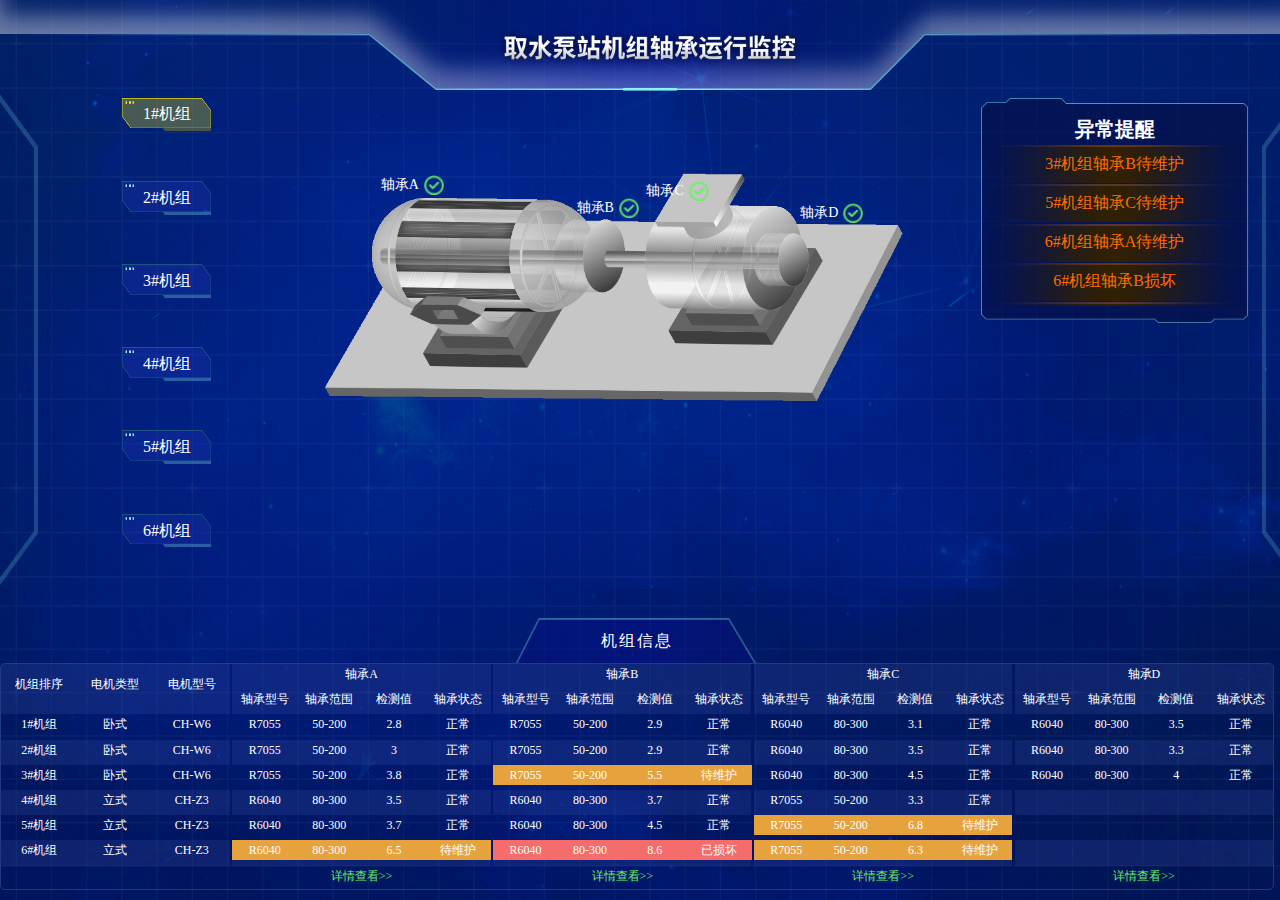
<file: index.html>
<!DOCTYPE html>
<html lang="en">
<head>
  <meta charset="UTF-8">
  <meta name="viewport" content="width=device-width, initial-scale=1.0">
  <title>Document</title>
  <link rel="stylesheet" type="text/css" href="./static/css/bootstrap.min.css" />
  <link rel="stylesheet" type="text/css" href="./style/reset.css" />
  <link rel="stylesheet" type="text/css" href="./style/index.css" />
</head>
<body>
</body>
  <div id="bearing">
    <div class="part-one-box">
      <div class="head">
        <img src="./img/head.png" class="title-img" />
      </div>
      <div class="part-one">
        <div class="part-one-left">
          <ul class="menu">
            <li class="menu-item active-menu-item" data-show-name="crew2">1#机组</li>
            <li class="menu-item no-active-menu-item" data-show-name="crew2">2#机组</li>
            <li class="menu-item no-active-menu-item" data-show-name="crew2">3#机组</li>
            <li class="menu-item no-active-menu-item" data-show-name="crew1">4#机组</li>
            <li class="menu-item no-active-menu-item" data-show-name="crew1">5#机组</li>
            <li class="menu-item no-active-menu-item" data-show-name="crew1">6#机组</li>
          </ul>
        </div>
        <div class="part-one-middle">
          <div class="crew crew1">
            <img src="./img/pump1.gif" class="pump">
            <div class="bearing bearingA">
              <div>轴承A</div>
              <i class="status normal"></i>
            </div>
            <div class="bearing bearingB">
              <div>轴承B</div>
              <i class="status normal"></i>
            </div>
            <div class="bearing bearingC">
              <div>轴承C</div>
              <i class="status normal"></i>
            </div>
          </div>
          <div class="crew crew2">
            <img src="./img/pump2.gif" class="pump">
            <div class="bearing bearingA">
              <div>轴承A</div>
              <i class="status normal"></i>
            </div>
            <div class="bearing bearingB">
              <div>轴承B</div>
              <i class="status normal"></i>
            </div>
            <div class="bearing bearingC">
              <div>轴承C</div>
              <i class="status damage"></i>
            </div>
            <div class="bearing bearingD">
              <div>轴承D</div>
              <i class="status alarm"></i>
            </div>
          </div>
        </div>
        <div class="part-one-right">
          <div class="warning-box">
            <div class="warning-box-title">异常提醒</div>
            <ul class="warn-info">
              <li>
                3#机组轴承B待维护
              </li>
              <li>
                5#机组轴承C待维护
              </li>
              <li>
                6#机组轴承A待维护
              </li>
              <li>
                6#机组轴承B损坏
              </li>
              <li>
                6#机组轴承C待维护
              </li>
            </ul>
          </div>
        </div>
      </div>
    </div>
    <div class="part-two">
      <div class="part-two-title">
        <div class="part-two-center">机组信息</div>
      </div>
      <div class="table-list">
        <div class="table">
          <div class="table-head">
            <div class="table-tr">
              <div class="table-th">机组排序</div>
              <div class="table-th">电机类型</div>
              <div class="table-th">电机型号</div>
            </div>
          </div>
          <div class="table-body">
            <div class="table-tr">
              <div class="table-td">1#机组</div>
              <div class="table-td">卧式</div>
              <div class="table-td">CH-W6</div>
            </div>
            <div class="table-tr">
              <div class="table-td">2#机组</div>
              <div class="table-td">卧式</div>
              <div class="table-td">CH-W6</div>
            </div>
            <div class="table-tr">
              <div class="table-td">3#机组</div>
              <div class="table-td">卧式</div>
              <div class="table-td">CH-W6</div>
            </div>
            <div class="table-tr">
              <div class="table-td">4#机组</div>
              <div class="table-td">立式</div>
              <div class="table-td">CH-Z3</div>
            </div>
            <div class="table-tr">
              <div class="table-td">5#机组</div>
              <div class="table-td">立式</div>
              <div class="table-td">CH-Z3</div>
            </div>
            <div class="table-tr">
              <div class="table-td">6#机组</div>
              <div class="table-td">立式</div>
              <div class="table-td">CH-Z3</div>
            </div>
          </div>
        </div>
        <div class="table">
          <div class="table-head">
            <div class="table-tr">
              <div class="table-th">轴承A</div>
            </div>
            <div class="table-tr">
              <div class="table-th">轴承型号</div>
              <div class="table-th">轴承范围</div>
              <div class="table-th">检测值</div>
              <div class="table-th">轴承状态</div>
            </div>
          </div>
          <div class="table-body">
            <div class="table-tr">
              <div class="table-td">R7055</div>
              <div class="table-td">50-200</div>
              <div class="table-td">2.8</div>
              <div class="table-td">正常</div>
            </div>
            <div class="table-tr">
              <div class="table-td">R7055</div>
              <div class="table-td">50-200</div>
              <div class="table-td">3</div>
              <div class="table-td">正常</div>
            </div>
            <div class="table-tr">
              <div class="table-td">R7055</div>
              <div class="table-td">50-200</div>
              <div class="table-td">3.8</div>
              <div class="table-td">正常</div>
            </div>
            <div class="table-tr">
              <div class="table-td">R6040</div>
              <div class="table-td">80-300</div>
              <div class="table-td">3.5</div>
              <div class="table-td">正常</div>
            </div>
            <div class="table-tr">
              <div class="table-td">R6040</div>
              <div class="table-td">80-300</div>
              <div class="table-td">3.7</div>
              <div class="table-td">正常</div>
            </div>
            <div class="table-tr warn">
              <div class="table-td">R6040</div>
              <div class="table-td">80-300</div>
              <div class="table-td">6.5</div>
              <div class="table-td">待维护</div>
            </div>
          </div>
          <div class="table-footer">
            <div class="details">
              <span>详情查看>></span>
            </div>
          </div>
        </div>
        <div class="table">
          <div class="table-head">
            <div class="table-tr"><div class="table-th">轴承B</div></div>
            <div class="table-tr">
              <div class="table-th">轴承型号</div>
              <div class="table-th">轴承范围</div>
              <div class="table-th">检测值</div>
              <div class="table-th">轴承状态</div>
            </div>
          </div>
          <div class="table-body">
            <div class="table-tr">
              <div class="table-td">R7055</div>
              <div class="table-td">50-200</div>
              <div class="table-td">2.9</div>
              <div class="table-td">正常</div>
            </div>
            <div class="table-tr">
              <div class="table-td">R7055</div>
              <div class="table-td">50-200</div>
              <div class="table-td">2.9</div>
              <div class="table-td">正常</div>
            </div>
            <div class="table-tr warn">
              <div class="table-td">R7055</div>
              <div class="table-td">50-200</div>
              <div class="table-td">5.5</div>
              <div class="table-td">待维护</div>
            </div>
            <div class="table-tr">
              <div class="table-td">R6040</div>
              <div class="table-td">80-300</div>
              <div class="table-td">3.7</div>
              <div class="table-td">正常</div>
            </div>
            <div class="table-tr">
              <div class="table-td">R6040</div>
              <div class="table-td">80-300</div>
              <div class="table-td">4.5</div>
              <div class="table-td">正常</div>
            </div>
            <div class="table-tr danger">
              <div class="table-td">R6040</div>
              <div class="table-td">80-300</div>
              <div class="table-td">8.6</div>
              <div class="table-td">已损坏</div>
            </div>
          </div>
          <div class="table-footer">
            <div class="details">
              <span>详情查看>></span>
            </div>
          </div>
        </div>
        <div class="table">
          <div class="table-head">
            <div class="table-tr"><div class="table-th">轴承C</div></div>
            <div class="table-tr">
              <div class="table-th">轴承型号</div>
              <div class="table-th">轴承范围</div>
              <div class="table-th">检测值</div>
              <div class="table-th">轴承状态</div>
            </div>
          </div>
          <div class="table-body">
            <div class="table-tr">
              <div class="table-td">R6040</div>
              <div class="table-td">80-300</div>
              <div class="table-td">3.1</div>
              <div class="table-td">正常</div>
            </div>
            <div class="table-tr">
              <div class="table-td">R6040</div>
              <div class="table-td">80-300</div>
              <div class="table-td">3.5</div>
              <div class="table-td">正常</div>
            </div>
            <div class="table-tr">
              <div class="table-td">R6040</div>
              <div class="table-td">80-300</div>
              <div class="table-td">4.5</div>
              <div class="table-td">正常</div>
            </div>
            <div class="table-tr">
              <div class="table-td">R7055</div>
              <div class="table-td">50-200</div>
              <div class="table-td">3.3</div>
              <div class="table-td">正常</div>
            </div>
            <div class="table-tr warn">
              <div class="table-td">R7055</div>
              <div class="table-td">50-200</div>
              <div class="table-td">6.8</div>
              <div class="table-td">待维护</div>
            </div>
            <div class="table-tr warn">
              <div class="table-td">R7055</div>
              <div class="table-td">50-200</div>
              <div class="table-td">6.3</div>
              <div class="table-td">待维护</div>
            </div>
          </div>
          <div class="table-footer">
            <div class="details">
              <span>详情查看>></span>
            </div>
          </div>
        </div>
        <div class="table">
          <div class="table-head">
            <div class="table-tr"><div class="table-th">轴承D</div></div>
            <div class="table-tr">
              <div class="table-th">轴承型号</div>
              <div class="table-th">轴承范围</div>
              <div class="table-th">检测值</div>
              <div class="table-th">轴承状态</div>
            </div>
          </div>
          <div class="table-body">
            <div class="table-tr">
              <div class="table-td">R6040</div>
              <div class="table-td">80-300</div>
              <div class="table-td">3.5</div>
              <div class="table-td">正常</div>
            </div>
            <div class="table-tr">
              <div class="table-td">R6040</div>
              <div class="table-td">80-300</div>
              <div class="table-td">3.3</div>
              <div class="table-td">正常</div>
            </div>
            <div class="table-tr">
              <div class="table-td">R6040</div>
              <div class="table-td">80-300</div>
              <div class="table-td">4</div>
              <div class="table-td">正常</div>
            </div>
            <div class="table-tr">
              <div class="table-td"></div>
              <div class="table-td"></div>
              <div class="table-td"></div>
              <div class="table-td"></div>
            </div>
            <div class="table-tr">
              <div class="table-td"></div>
              <div class="table-td"></div>
              <div class="table-td"></div>
              <div class="table-td"></div>
            </div>
            <div class="table-tr">
              <div class="table-td"></div>
              <div class="table-td"></div>
              <div class="table-td"></div>
              <div class="table-td"></div>
            </div>
          </div>
          <div class="table-footer">
            <div class="details">
              <span>详情查看>></span>
            </div>
          </div>
        </div>
      </div>
    </div>
  </div>
  <script src="./static/js/jquery.min.js"></script>
  <script src="./js/index.js"></script>
</body>
</html>
</file>
<file: style/index.css>
html {
  width: 100%;
}
#bearing {
  min-width: 1300px;
  min-height: 100vh;
  color: #fff;
  background: url(../img/11.png);
  background-size: 100% 100%;
  background-position: 0 0;
  overflow: hidden;
  background-repeat: no-repeat;
  box-sizing: border-box;
  position:relative;
}
.part-one-box {
  width: 100%;
  background: url('../img/21.png');
  background-repeat: no-repeat;
  background-size: 100% 100%;
  padding-bottom: 40px;
  box-sizing: border-box;
}
.head {
  width: 100%;
}
.head img {
  width: 100%;
  display: block;
}
#bearing .part-one {
  display: flex;
  height:50vh;
}
#bearing .part-one .part-one-left {
  width: 20%;
  padding-left: 6%;
  /* margin-top: 4%; */
}
#bearing .part-one .part-one-left .menu {
  height: 100%;
  display: flex;
  flex-direction: column;
  justify-content: space-between;
  align-items: center;
}
#bearing .part-one .part-one-left .menu .menu-item {
  /* width: 204px;
  height: 60px; */
  width: 50%;
  cursor: pointer;
  background-repeat: no-repeat;
  background-position: top left;
  background-size: 100% 100%;
  text-align: center;
  padding: 5% 0px;
}
#bearing .no-active-menu-item {
  background: url('../img/border1.png');

}
#bearing .active-menu-item {
  background: url('../img/border2.png');

}
#bearing .part-one .part-one-left .menu > .menu-item:not(:last-child) {
  margin-bottom: 4%;
}
#bearing .part-one .part-one-middle {
  width: 55%;;
  margin: 5.5vh 1% 0px;
}
#bearing .crew {
  width: 100%;
  position: relative;
}
#bearing .part-one .part-one-middle .crew .pump {
  width: 100%;
  display: block;

}
#bearing .crew1 {
  display: none;
}
#bearing .crew2 {
  display: block;
}
#bearing .part-one .part-one-middle .crew .bearing {
  display: flex;
  justify-content: center;
  align-items: center;
  font-size: 12px;
}
#bearing .part-one .part-one-middle .crew .bearing .status{
  display: block;
  width: 20px;
  height: 20px;
  margin-left: 5px;
}
#bearing .crew2 .bearingA {
  position: absolute;
  left: 16%;
  top: 10%;
}
#bearing .crew2 .bearingB {
  position: absolute;
  left: 44%;
  top: 18%;
}
#bearing .crew2 .bearingC {
  position: absolute;
  left: 54%;
  top: 12%;
}
#bearing .crew2 .bearingD {
  position: absolute;
  left: 76%;
  top: 20%;
}
#bearing .crew1 .bearingA {
  position: absolute;
  left: 30%;
  top: 10%;
}
#bearing .crew1 .bearingB {
  position: absolute;
  left: 31%;
  top: 50%;
}
#bearing .crew1 .bearingC {
  position: absolute;
  left: 31%;
  top: 70%;
}
#bearing .bearing .normal {
  background: url('../img/normal.png') no-repeat center;
  background-size: 100% 100%;
}
#bearing .bearing .alarm {
  background: url('../img/alarm.png') no-repeat center;
  background-size: 100% 100%;
}
#bearing .bearing .damage {
  background: url('../img/damage.png') no-repeat center;
  background-size: 100% 100%;
}

#bearing .part-one .part-one-middle  .test {
  width: 10px;
  height: 10px;
  border: 1px solid red;
  position: absolute;
  left: 61.5%;
  top: 11.5%;
}
#bearing .part-one .part-one-right {
  width: 25%;
  padding-right: 4%;
  box-sizing: border-box;
}
#bearing .part-one .part-one-right .warning-box {
  height: 50%;
  background: url("../img/box1.png");
  background-repeat: no-repeat;
  background-size: 100% 100%;
  background-position: top center;
  padding-top: 8%;
}
#bearing .part-one .part-one-right .warning-box .warning-box-title {
  font-size: 20px;
  font-weight: bold;
  color: #FFFFFF;
  text-align: center;
}
/* #bearing .part-two {
  margin: 1% 1% 10px;
} */
/* #bearing .part-two {
  position: absolute;
  bottom: 10vh;
  left: 50%;
  transform: translateX(-50%);
} */
#bearing .part-two-box {
  background: url('../img/22.png');
  background-repeat: no-repeat;
  background-size: 100% 100%;
  padding: 0px 1% 10px;
  box-sizing: border-box;
  height:30vh;
}
#bearing .part-two {
  width: 98%;
  margin: -5px auto 10px;
  position: absolute;
  bottom: 0;
}
#bearing .part-two .part-two-title {
  width: 20%;
  background:url(../img/table-title.png) no-repeat;
  background-size: 100% 100%;
  margin: 0px auto;
  flex:1;
}
#bearing .part-two-center {
  text-align: center;
  line-height: 5vh;
  letter-spacing: 2px;
}
#bearing .part-two  .table-list {
  display: flex;
  justify-content: flex-start;
  align-items: stretch;
  border-radius: 5px;
  border: 1px solid rgba(68, 88, 177, 0.5);
  overflow: hidden;
}
#bearing .part-two  .table-list > .table:first-child {
  width: 18%;
}
#bearing .part-two  .table-list > .table:first-child .table-head .table-tr .table-th{
  height: auto;
  line-height: auto;
}
#bearing .part-two  .table-list > .table:not(:first-child) {
  flex: 1;
  margin-left: 0.2%;
}
#bearing .part-two  .table-list > .table:not(:first-child) .table-head .table-tr .table-th{
  height: auto;
  line-height: auto;
}
#bearing .part-two  .table-list .table .table-head {
  background-color:rgba(68, 88, 177, 0.2);
  height:5.6vh;
}
.table {
  margin-bottom: 0px;
  height:25vh;
}
#bearing .table .table-tr {
  display: flex;
  justify-content: flex-start;

  height:2.8vh;
}
#bearing .table .table-tr .table-td,
#bearing .table .table-tr .table-th {
  flex: 1;
  text-align: center;
  font-size: auto;
}
#bearing .table .table-body .table-tr .table-td {
  height: auto;
  width: 100%;
  line-height: auto;
}
#bearing .table .table-body .table-tr:nth-child(even) {
  background-color:rgba(68, 88, 177, 0.2);
}
#bearing .table-footer .details {
  font-size: auto;
  text-align: center;
  height: auto;
  line-height: auto;
}
#bearing .table-footer .details span {
  cursor: pointer;
  color: rgba(105, 239, 98, 1);
}
.warn-info {
  padding: 2%;
  overflow: auto;
  overflow-y: auto;
}
.warn-info li {
  height: 25%;
  display: flex;
  justify-content: center;
  align-items: center;
}
.warn-info  li {
  background: url(../img/13.png);
  background-repeat: no-repeat;
  background-size: 100% 100%;
  color: #FF6D01;
}
.warn .table-td {
  background-color: #E6A23C;
}
.danger .table-td {
  background-color: #F56C6C;
}
</file>
